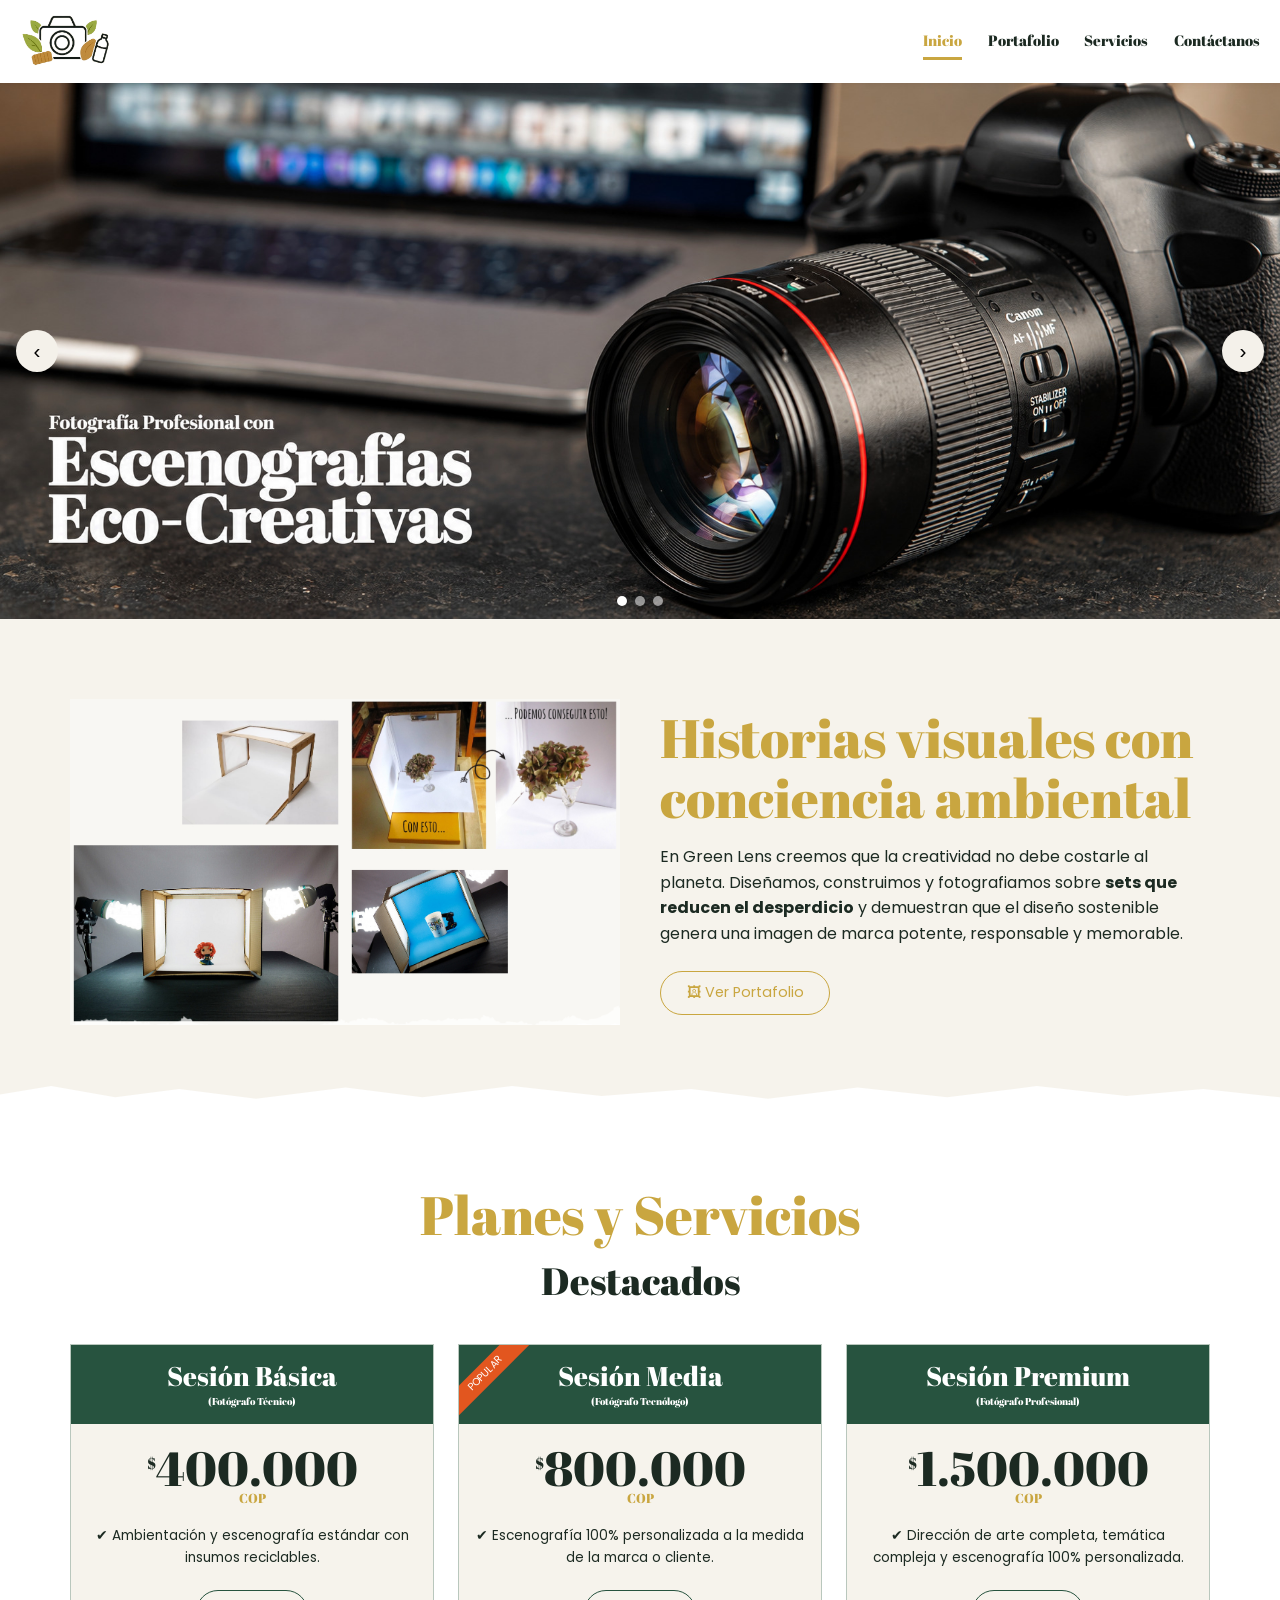
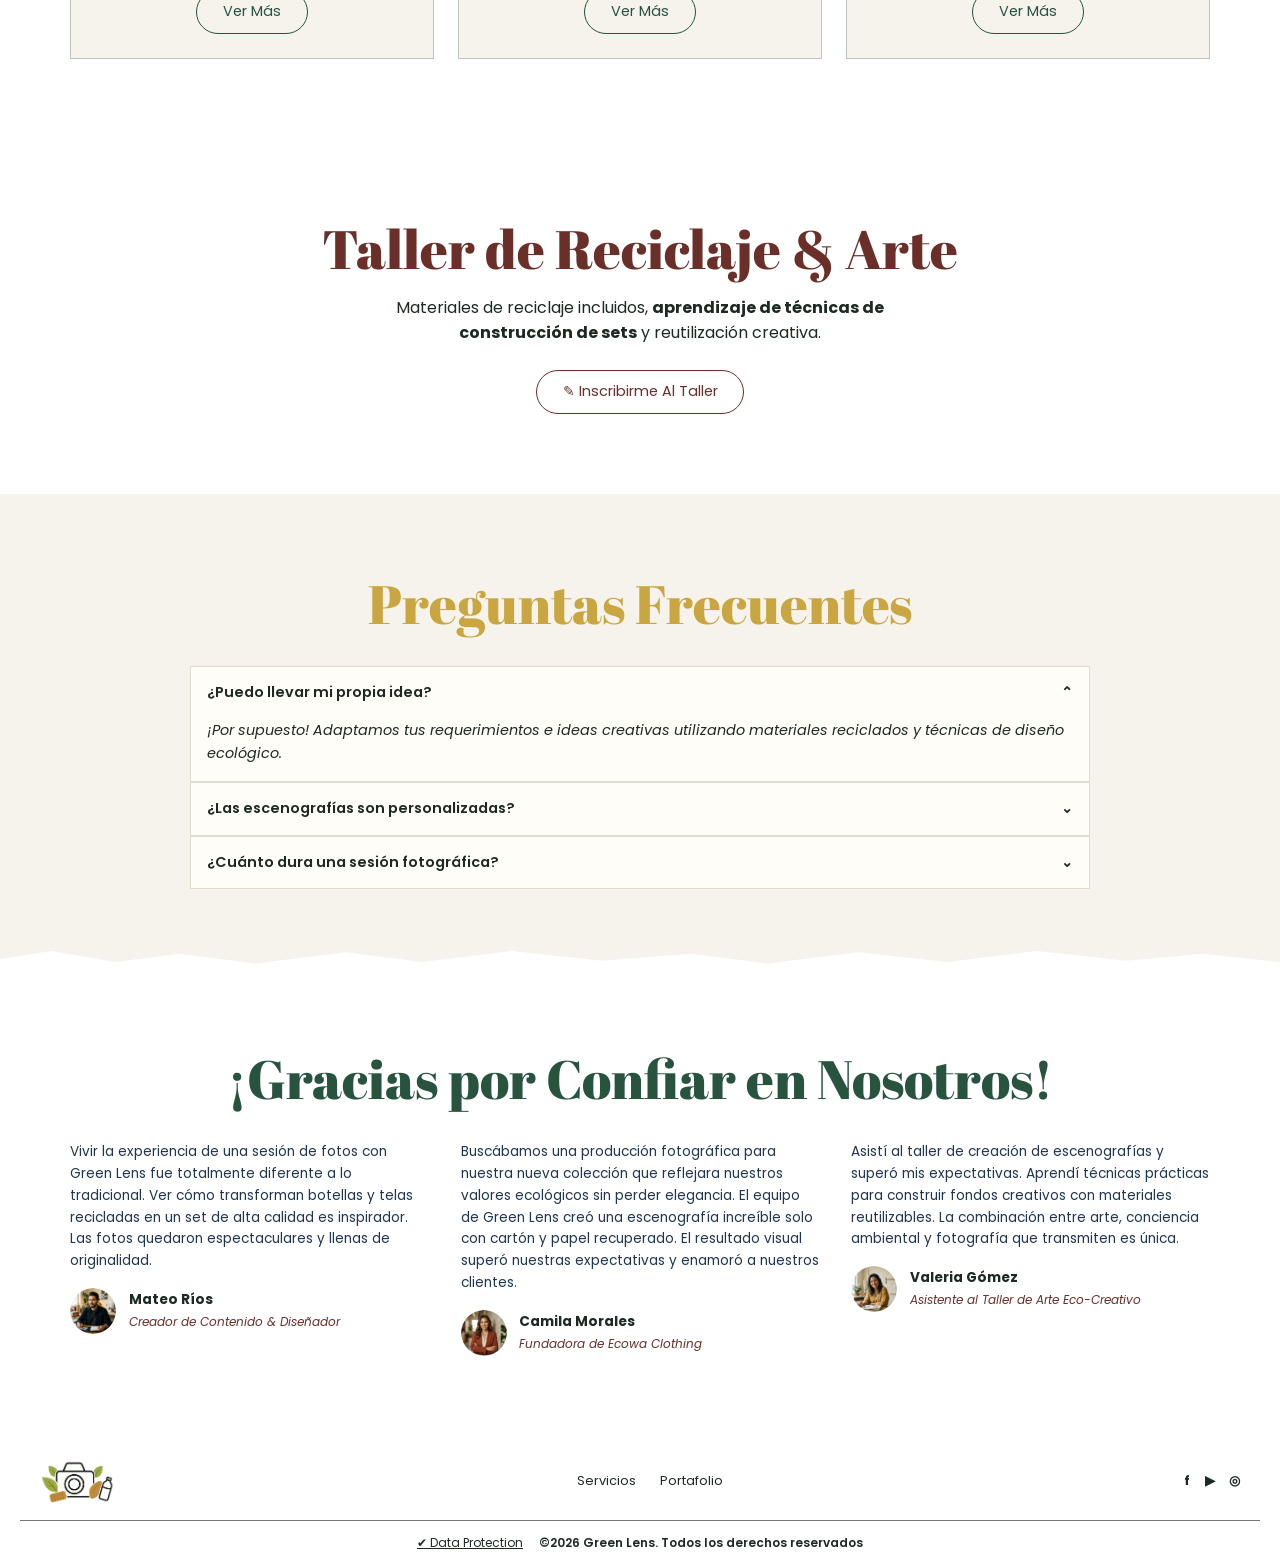
<file: index.html>
<!DOCTYPE html><html lang="es"><head><meta charset="utf-8"><meta name="viewport" content="width=device-width,initial-scale=1"><title>Inicio | Green Lens</title><meta name="description" content="Green Lens: fotografía profesional con escenografías eco-creativas hechas con materiales reciclados. Bogotá, Colombia."><link rel="icon" href="img/logo.png"><link rel="preconnect" href="https://fonts.googleapis.com"><link rel="preconnect" href="https://fonts.gstatic.com" crossorigin><link href="https://fonts.googleapis.com/css2?family=Abril+Fatface&family=Poppins:ital,wght@0,400;0,600;1,400&display=swap" rel="stylesheet"><link rel="stylesheet" href="style.css"></head><body>
<header><div class="nav"><a href="index.html"><img src="img/logo.png" alt="Green Lens"></a><button class="burger" aria-label="Menú" aria-expanded="false">☰</button><ul><li><a href="index.html" class=on>Inicio</a></li><li><a href="portafolio.html">Portafolio</a></li><li><a href="servicios.html">Servicios</a></li><li><a href="contacto.html">Contáctanos</a></li></ul></div></header>
<div class="hero"><div class="slides"><img src="img/banner-1.jpg" alt="Fotografía profesional con escenografías eco-creativas"><img src="img/banner-2.jpg" alt="Material 100% reciclable y reutilizable" loading=lazy><img src="img/banner-3.jpg" alt="Transformamos materiales reciclables en conceptos visuales únicos" loading=lazy></div><button class="arr l" aria-label="Anterior">‹</button><button class="arr r" aria-label="Siguiente">›</button><div class="dots"></div></div><section class="cream torn"><div class="wrap split"><img src="img/historias.jpg" alt="Sets de fotografía construidos con cartón y materiales reciclados"><div><h2 class="gold">Historias visuales con conciencia ambiental</h2><p>En Green Lens creemos que la creatividad no debe costarle al planeta. Diseñamos, construimos y fotografiamos sobre <b>sets que reducen el desperdicio</b> y demuestran que el diseño sostenible genera una imagen de marca potente, responsable y memorable.</p><a class="btn" href="portafolio.html">🖼 Ver Portafolio</a></div></div></section><section><div class="wrap"><h2><span class="gold">Planes y Servicios</span><br><span style="font-size:.7em">Destacados</span></h2><div class="plans"><article class="plan"><h3>Sesión Básica<small>(Fotógrafo Técnico)</small></h3><div class="body"><div class="price"><sup style="font-size:1rem">$</sup>400.000<small>COP</small></div><ul style="width:100%"><li>✔ Ambientación y escenografía estándar con insumos reciclables.</li></ul><a class="btn g" href="servicios.html">Ver Más</a></div></article><article class="plan"><span class=tag>POPULAR</span><h3>Sesión Media<small>(Fotógrafo Tecnólogo)</small></h3><div class="body"><div class="price"><sup style="font-size:1rem">$</sup>800.000<small>COP</small></div><ul style="width:100%"><li>✔ Escenografía 100% personalizada a la medida de la marca o cliente.</li></ul><a class="btn g" href="servicios.html">Ver Más</a></div></article><article class="plan"><h3>Sesión Premium<small>(Fotógrafo Profesional)</small></h3><div class="body"><div class="price"><sup style="font-size:1rem">$</sup>1.500.000<small>COP</small></div><ul style="width:100%"><li>✔ Dirección de arte completa, temática compleja y escenografía 100% personalizada.</li></ul><a class="btn g" href="servicios.html">Ver Más</a></div></article></div></div></section><section class="taller"><div class="wrap"><h2>Taller de Reciclaje &amp; Arte</h2><p>Materiales de reciclaje incluidos, <b>aprendizaje de técnicas de construcción de sets</b> y reutilización creativa.</p><a class="btn b" href="contacto.html">✎ Inscribirme Al Taller</a></div></section><section class="cream torn"><div class="wrap"><h2 class="gold">Preguntas Frecuentes</h2><div class="faq"><details open><summary>¿Puedo llevar mi propia idea?</summary><p>¡Por supuesto! Adaptamos tus requerimientos e ideas creativas utilizando materiales reciclados y técnicas de diseño ecológico.</p></details><details><summary>¿Las escenografías son personalizadas?</summary><p>Sí, cada concepto visual se diseña a la medida de tu proyecto o marca, garantizando exclusividad y sostenibilidad.</p></details><details><summary>¿Cuánto dura una sesión fotográfica?</summary><p>La duración varía según el plan contratado: va desde 2 horas en el plan básico hasta más de 6 horas en el plan Premium.</p></details></div></div></section><section class="testi"><div class="wrap"><h2>¡Gracias por Confiar en Nosotros!</h2><div class="tgrid"><blockquote><p>Vivir la experiencia de una sesión de fotos con Green Lens fue totalmente diferente a lo tradicional. Ver cómo transforman botellas y telas recicladas en un set de alta calidad es inspirador. Las fotos quedaron espectaculares y llenas de originalidad.</p><div class="who"><img src="img/av1.jpg" alt="Mateo Ríos" loading="lazy"><div><b>Mateo Ríos</b><i>Creador de Contenido &amp; Diseñador</i></div></div></blockquote><blockquote><p>Buscábamos una producción fotográfica para nuestra nueva colección que reflejara nuestros valores ecológicos sin perder elegancia. El equipo de Green Lens creó una escenografía increíble solo con cartón y papel recuperado. El resultado visual superó nuestras expectativas y enamoró a nuestros clientes.</p><div class="who"><img src="img/av2.jpg" alt="Camila Morales" loading="lazy"><div><b>Camila Morales</b><i>Fundadora de Ecowa Clothing</i></div></div></blockquote><blockquote><p>Asistí al taller de creación de escenografías y superó mis expectativas. Aprendí técnicas prácticas para construir fondos creativos con materiales reutilizables. La combinación entre arte, conciencia ambiental y fotografía que transmiten es única.</p><div class="who"><img src="img/av3.jpg" alt="Valeria Gómez" loading="lazy"><div><b>Valeria Gómez</b><i>Asistente al Taller de Arte Eco-Creativo</i></div></div></blockquote></div></div></section><footer><div class="frow"><img src="img/logo.png" alt="Green Lens"><nav><a href="servicios.html">Servicios</a><a href="portafolio.html">Portafolio</a></nav><div class="soc"><a href="#" aria-label="Facebook">f</a><a href="#" aria-label="YouTube">▶</a><a href="#" aria-label="Instagram">◎</a></div></div><div class="copy"><a href="#">✔ Data Protection</a>©2026 Green Lens. Todos los derechos reservados</div></footer><script src="script.js"></script></body></html>
</file>
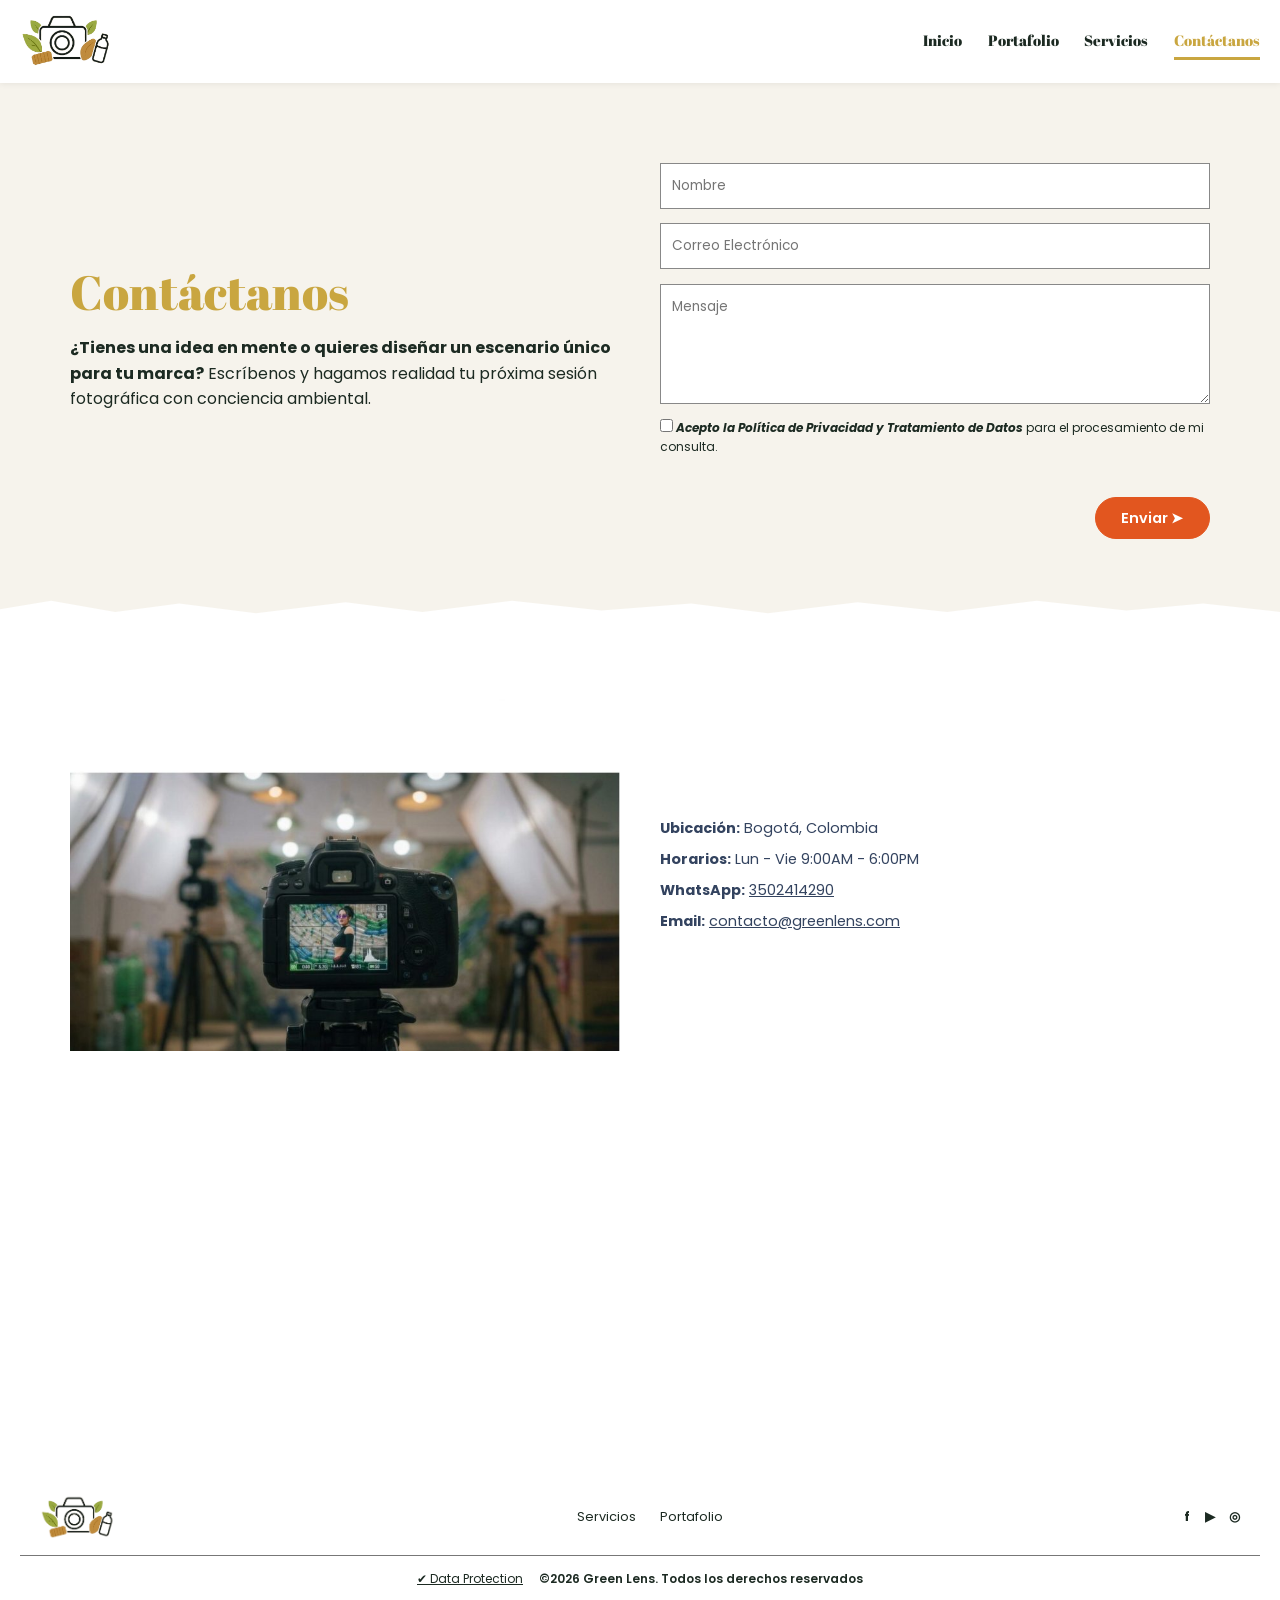
<file: contacto.html>
<!DOCTYPE html><html lang="es"><head><meta charset="utf-8"><meta name="viewport" content="width=device-width,initial-scale=1"><title>Contáctanos | Green Lens</title><meta name="description" content="Green Lens: fotografía profesional con escenografías eco-creativas hechas con materiales reciclados. Bogotá, Colombia."><link rel="icon" href="img/logo.png"><link rel="preconnect" href="https://fonts.googleapis.com"><link rel="preconnect" href="https://fonts.gstatic.com" crossorigin><link href="https://fonts.googleapis.com/css2?family=Abril+Fatface&family=Poppins:ital,wght@0,400;0,600;1,400&display=swap" rel="stylesheet"><link rel="stylesheet" href="style.css"></head><body>
<header><div class="nav"><a href="index.html"><img src="img/logo.png" alt="Green Lens"></a><button class="burger" aria-label="Menú" aria-expanded="false">☰</button><ul><li><a href="index.html">Inicio</a></li><li><a href="portafolio.html">Portafolio</a></li><li><a href="servicios.html">Servicios</a></li><li><a href="contacto.html" class=on>Contáctanos</a></li></ul></div></header>
<section class="cream torn" style="padding-bottom:5rem"><div class="wrap split"><div><h2 class="gold" style="font-size:clamp(2.2rem,5vw,3rem)">Contáctanos</h2><p><b>¿Tienes una idea en mente o quieres diseñar un escenario único para tu marca?</b> Escríbenos y hagamos realidad tu próxima sesión fotográfica con conciencia ambiental.</p></div><form class="cform" id="cform" novalidate><input name="nombre" placeholder="Nombre" aria-label="Nombre"><input name="correo" type="email" placeholder="Correo Electrónico" aria-label="Correo"><textarea name="mensaje" placeholder="Mensaje" aria-label="Mensaje"></textarea><label><input type="checkbox" name="acepto" style="width:auto"> <b><i>Acepto la Política de Privacidad y Tratamiento de Datos</i></b> para el procesamiento de mi consulta.</label><span class="err" role="alert"></span><button class="btn o" type="submit">Enviar ➤</button></form></div></section><section><div class="wrap split"><img src="img/estudio.jpg" alt="Estudio fotográfico Green Lens" style="width:100%"><div class="info"><p><b>Ubicación:</b> Bogotá, Colombia</p><p><b>Horarios:</b> Lun - Vie 9:00AM - 6:00PM</p><p><b>WhatsApp:</b> <a href="https://wa.me/573502414290">3502414290</a></p><p><b>Email:</b> <a href="mailto:contacto@greenlens.com">contacto@greenlens.com</a></p></div></div></section><iframe class="map" title="Mapa de Bogotá" loading="lazy" src="https://www.google.com/maps?q=Bogot%C3%A1,Colombia&output=embed"></iframe><footer><div class="frow"><img src="img/logo.png" alt="Green Lens"><nav><a href="servicios.html">Servicios</a><a href="portafolio.html">Portafolio</a></nav><div class="soc"><a href="#" aria-label="Facebook">f</a><a href="#" aria-label="YouTube">▶</a><a href="#" aria-label="Instagram">◎</a></div></div><div class="copy"><a href="#">✔ Data Protection</a>©2026 Green Lens. Todos los derechos reservados</div></footer><script src="script.js"></script></body></html>
</file>
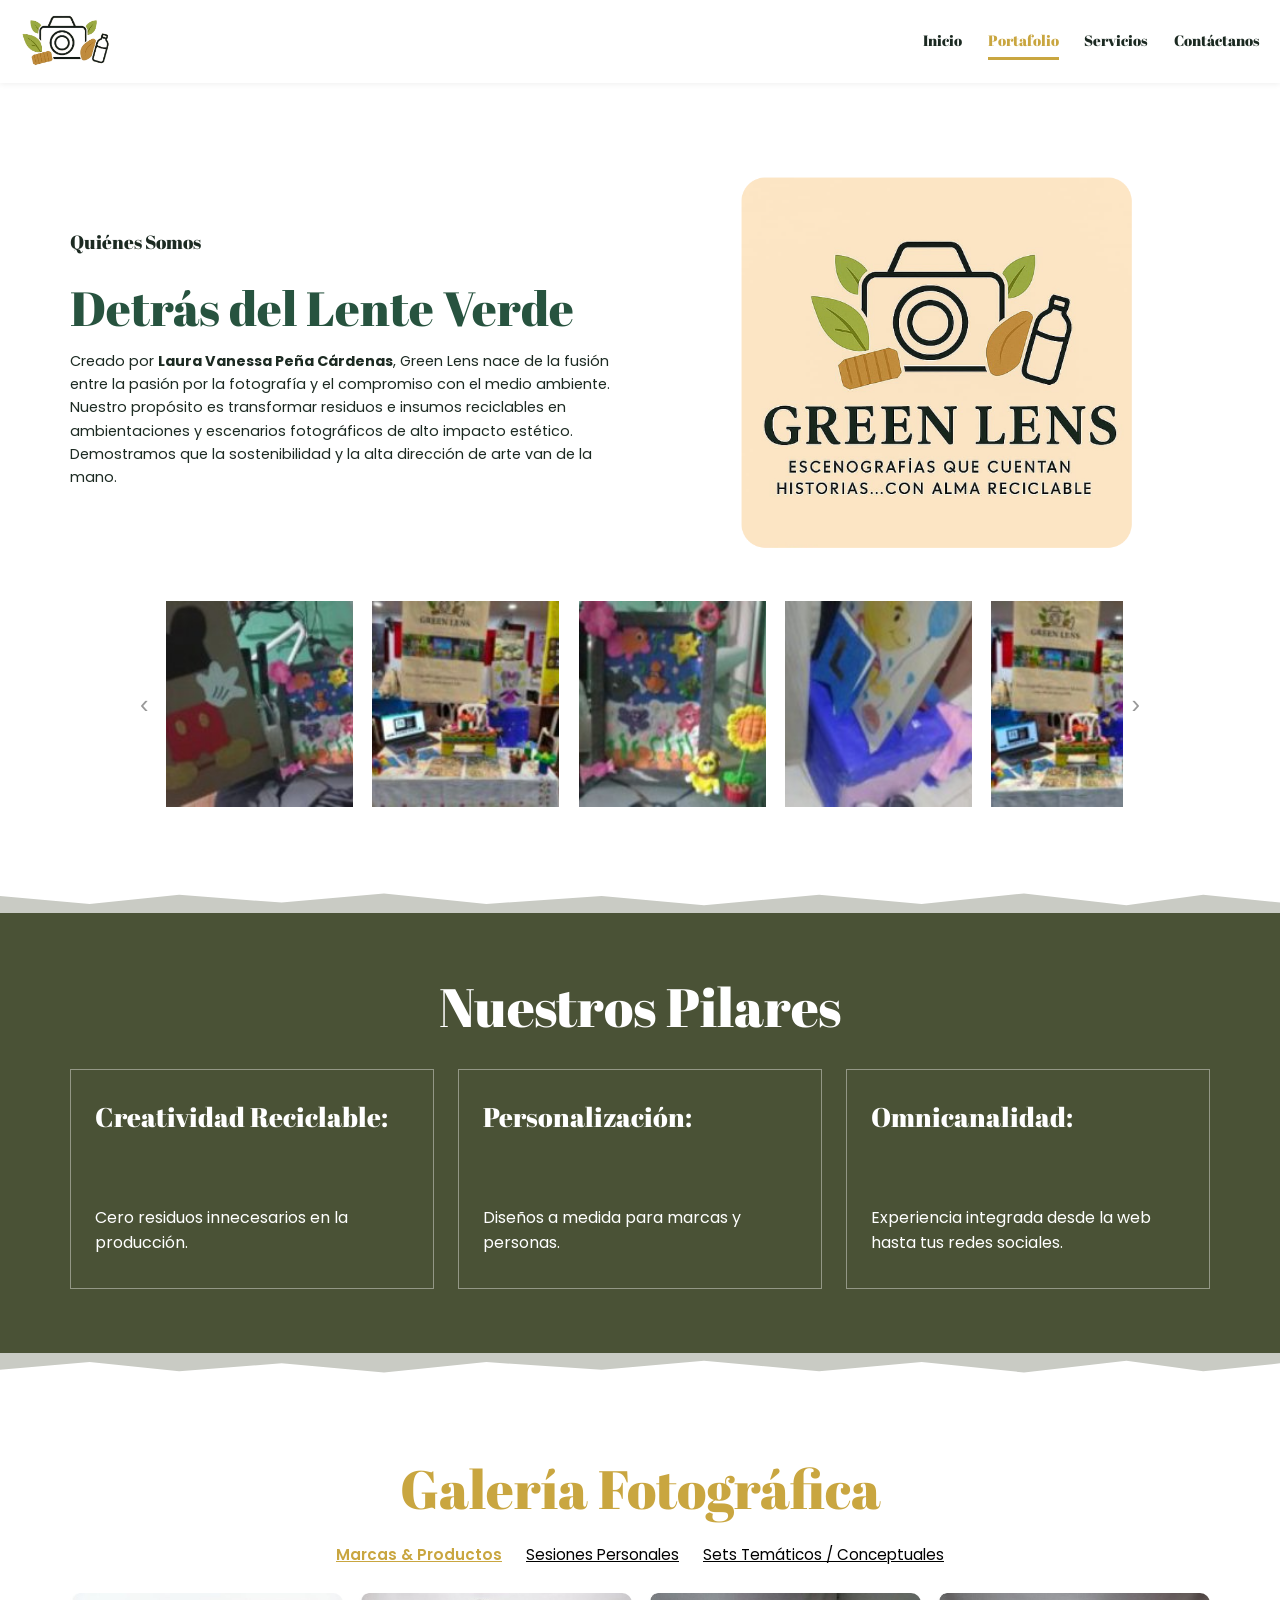
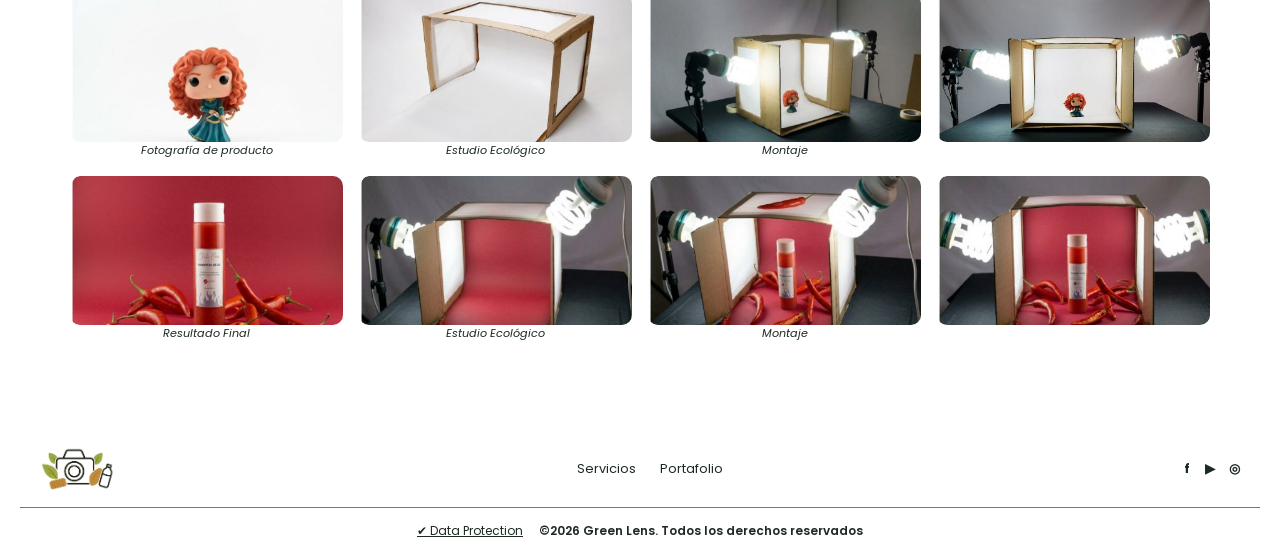
<file: portafolio.html>
<!DOCTYPE html><html lang="es"><head><meta charset="utf-8"><meta name="viewport" content="width=device-width,initial-scale=1"><title>Portafolio | Green Lens</title><meta name="description" content="Green Lens: fotografía profesional con escenografías eco-creativas hechas con materiales reciclados. Bogotá, Colombia."><link rel="icon" href="img/logo.png"><link rel="preconnect" href="https://fonts.googleapis.com"><link rel="preconnect" href="https://fonts.gstatic.com" crossorigin><link href="https://fonts.googleapis.com/css2?family=Abril+Fatface&family=Poppins:ital,wght@0,400;0,600;1,400&display=swap" rel="stylesheet"><link rel="stylesheet" href="style.css"></head><body>
<header><div class="nav"><a href="index.html"><img src="img/logo.png" alt="Green Lens"></a><button class="burger" aria-label="Menú" aria-expanded="false">☰</button><ul><li><a href="index.html">Inicio</a></li><li><a href="portafolio.html" class=on>Portafolio</a></li><li><a href="servicios.html">Servicios</a></li><li><a href="contacto.html">Contáctanos</a></li></ul></div></header>
<section class="about"><div class="wrap split"><div><p class="eyebrow">Quiénes Somos</p><h1>Detrás del Lente Verde</h1><p style="font-size:.9rem">Creado por <b>Laura Vanessa Peña Cárdenas</b>, Green Lens nace de la fusión entre la pasión por la fotografía y el compromiso con el medio ambiente. Nuestro propósito es transformar residuos e insumos reciclables en ambientaciones y escenarios fotográficos de alto impacto estético. Demostramos que la sostenibilidad y la alta dirección de arte van de la mano.</p></div><img class="logocard" src="img/logo-card.png" alt="Green Lens: escenografías que cuentan historias con alma reciclable"></div><div class="thumbs"><button class="pv" aria-label="Anterior">‹</button><div class="tv"><div class="tt"><img src="img/th1.jpg" alt="Escenografía reciclada 1" loading="lazy"><img src="img/th2.jpg" alt="Escenografía reciclada 2" loading="lazy"><img src="img/th3.jpg" alt="Escenografía reciclada 3" loading="lazy"><img src="img/th4.jpg" alt="Escenografía reciclada 4" loading="lazy"><img src="img/th5.jpg" alt="Escenografía reciclada 5" loading="lazy"></div></div><button class="nx" aria-label="Siguiente">›</button></div></section><div class="edge t" style="background:#c9cbc4"></div><section class="pillars"><div class="wrap"><h2>Nuestros Pilares</h2><div class="pgrid"><div><h3>Creatividad Reciclable:</h3><p>Cero residuos innecesarios en la producción.</p></div><div><h3>Personalización:</h3><p>Diseños a medida para marcas y personas.</p></div><div><h3>Omnicanalidad:</h3><p>Experiencia integrada desde la web hasta tus redes sociales.</p></div></div></div></section><div class="edge" style="background:#c9cbc4"></div><section><div class="wrap"><h2 class="gold">Galería Fotográfica</h2><div class="tabs"><button class="on">Marcas &amp; Productos</button><button>Sesiones Personales</button><button>Sets Temáticos / Conceptuales</button></div><div class="gal on"><figure><img src="img/t1-1.jpg" alt="Fotografía de producto" loading="lazy"><figcaption>Fotografía de producto</figcaption></figure><figure><img src="img/t1-2.jpg" alt="Estudio Ecológico" loading="lazy"><figcaption>Estudio Ecológico</figcaption></figure><figure><img src="img/t1-3.jpg" alt="Montaje" loading="lazy"><figcaption>Montaje</figcaption></figure><figure><img src="img/t1-4.jpg" alt="Galería Green Lens" loading="lazy"></figure><figure><img src="img/t1-5.jpg" alt="Resultado Final" loading="lazy"><figcaption>Resultado Final</figcaption></figure><figure><img src="img/t1-6.jpg" alt="Estudio Ecológico" loading="lazy"><figcaption>Estudio Ecológico</figcaption></figure><figure><img src="img/t1-7.jpg" alt="Montaje" loading="lazy"><figcaption>Montaje</figcaption></figure><figure><img src="img/t1-8.jpg" alt="Galería Green Lens" loading="lazy"></figure></div><div class="gal"><figure><img src="img/t2-1.jpg" alt="Estudio Ecológico" loading="lazy"><figcaption>Estudio Ecológico</figcaption></figure><figure><img src="img/t2-2.jpg" alt="Galería Green Lens" loading="lazy"></figure><figure><img src="img/t2-3.jpg" alt="Galería Green Lens" loading="lazy"></figure><figure><img src="img/t2-4.jpg" alt="Galería Green Lens" loading="lazy"></figure><figure><img src="img/t2-5.jpg" alt="Galería Green Lens" loading="lazy"></figure><figure><img src="img/t2-6.jpg" alt="Galería Green Lens" loading="lazy"></figure><figure><img src="img/t2-7.jpg" alt="Galería Green Lens" loading="lazy"></figure><figure><img src="img/t2-8.jpg" alt="Galería Green Lens" loading="lazy"></figure></div><div class="gal c3"><figure><img src="img/t3-1.jpg" alt="Galería Green Lens" loading="lazy"></figure><figure><img src="img/t3-2.jpg" alt="Galería Green Lens" loading="lazy"></figure><figure><img src="img/t3-3.jpg" alt="Galería Green Lens" loading="lazy"></figure><figure><img src="img/t3-4.jpg" alt="Galería Green Lens" loading="lazy"></figure><figure><img src="img/t3-5.jpg" alt="Galería Green Lens" loading="lazy"></figure></div></div></section><footer><div class="frow"><img src="img/logo.png" alt="Green Lens"><nav><a href="servicios.html">Servicios</a><a href="portafolio.html">Portafolio</a></nav><div class="soc"><a href="#" aria-label="Facebook">f</a><a href="#" aria-label="YouTube">▶</a><a href="#" aria-label="Instagram">◎</a></div></div><div class="copy"><a href="#">✔ Data Protection</a>©2026 Green Lens. Todos los derechos reservados</div></footer><script src="script.js"></script></body></html>
</file>
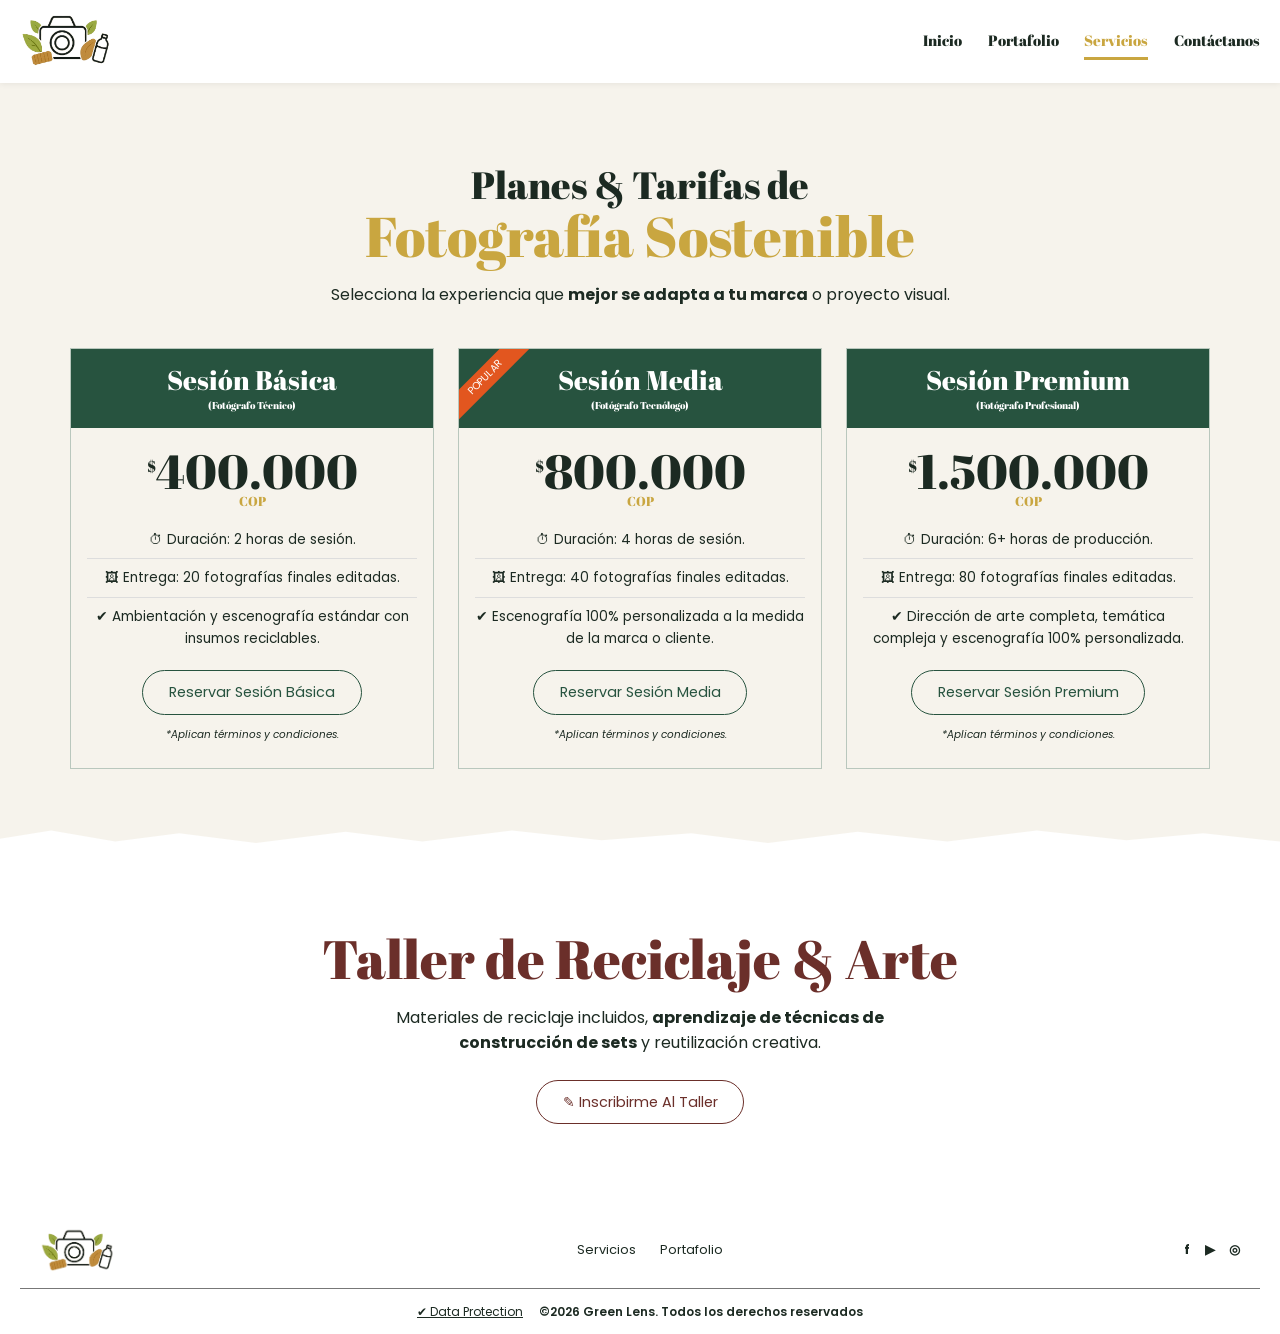
<file: servicios.html>
<!DOCTYPE html><html lang="es"><head><meta charset="utf-8"><meta name="viewport" content="width=device-width,initial-scale=1"><title>Servicios | Green Lens</title><meta name="description" content="Green Lens: fotografía profesional con escenografías eco-creativas hechas con materiales reciclados. Bogotá, Colombia."><link rel="icon" href="img/logo.png"><link rel="preconnect" href="https://fonts.googleapis.com"><link rel="preconnect" href="https://fonts.gstatic.com" crossorigin><link href="https://fonts.googleapis.com/css2?family=Abril+Fatface&family=Poppins:ital,wght@0,400;0,600;1,400&display=swap" rel="stylesheet"><link rel="stylesheet" href="style.css"></head><body>
<header><div class="nav"><a href="index.html"><img src="img/logo.png" alt="Green Lens"></a><button class="burger" aria-label="Menú" aria-expanded="false">☰</button><ul><li><a href="index.html">Inicio</a></li><li><a href="portafolio.html">Portafolio</a></li><li><a href="servicios.html" class=on>Servicios</a></li><li><a href="contacto.html">Contáctanos</a></li></ul></div></header>
<section class="cream torn"><div class="wrap"><h2 style="font-size:clamp(1.6rem,4vw,2.4rem)">Planes &amp; Tarifas de<br><span class="gold" style="font-size:1.45em">Fotografía Sostenible</span></h2><p style="text-align:center;margin-top:1rem">Selecciona la experiencia que <b>mejor se adapta a tu marca</b> o proyecto visual.</p><div class="plans"><article class="plan"><h3>Sesión Básica<small>(Fotógrafo Técnico)</small></h3><div class="body"><div class="price"><sup style="font-size:1rem">$</sup>400.000<small>COP</small></div><ul style="width:100%"><li>⏱ Duración: 2 horas de sesión.</li><li>🖼 Entrega: 20 fotografías finales editadas.</li><li>✔ Ambientación y escenografía estándar con insumos reciclables.</li></ul><a class="btn g" href="contacto.html">Reservar Sesión Básica</a><span class="note">*Aplican términos y condiciones.</span></div></article><article class="plan"><span class=tag>POPULAR</span><h3>Sesión Media<small>(Fotógrafo Tecnólogo)</small></h3><div class="body"><div class="price"><sup style="font-size:1rem">$</sup>800.000<small>COP</small></div><ul style="width:100%"><li>⏱ Duración: 4 horas de sesión.</li><li>🖼 Entrega: 40 fotografías finales editadas.</li><li>✔ Escenografía 100% personalizada a la medida de la marca o cliente.</li></ul><a class="btn g" href="contacto.html">Reservar Sesión Media</a><span class="note">*Aplican términos y condiciones.</span></div></article><article class="plan"><h3>Sesión Premium<small>(Fotógrafo Profesional)</small></h3><div class="body"><div class="price"><sup style="font-size:1rem">$</sup>1.500.000<small>COP</small></div><ul style="width:100%"><li>⏱ Duración: 6+ horas de producción.</li><li>🖼 Entrega: 80 fotografías finales editadas.</li><li>✔ Dirección de arte completa, temática compleja y escenografía 100% personalizada.</li></ul><a class="btn g" href="contacto.html">Reservar Sesión Premium</a><span class="note">*Aplican términos y condiciones.</span></div></article></div></div></section><section class="taller"><div class="wrap"><h2>Taller de Reciclaje &amp; Arte</h2><p>Materiales de reciclaje incluidos, <b>aprendizaje de técnicas de construcción de sets</b> y reutilización creativa.</p><a class="btn b" href="contacto.html">✎ Inscribirme Al Taller</a></div></section><footer><div class="frow"><img src="img/logo.png" alt="Green Lens"><nav><a href="servicios.html">Servicios</a><a href="portafolio.html">Portafolio</a></nav><div class="soc"><a href="#" aria-label="Facebook">f</a><a href="#" aria-label="YouTube">▶</a><a href="#" aria-label="Instagram">◎</a></div></div><div class="copy"><a href="#">✔ Data Protection</a>©2026 Green Lens. Todos los derechos reservados</div></footer><script src="script.js"></script></body></html>
</file>
<file: style.css>
:root{--gold:#c9a640;--green:#27533f;--olive:#4a5236;--brown:#6b2f2a;--orange:#e2561f;--cream:#f6f3ec;--ink:#1c2a22}
*{box-sizing:border-box;margin:0;padding:0}html{scroll-behavior:smooth}
body{font-family:'Poppins',sans-serif;color:var(--ink);line-height:1.6;background:#fff}
img{max-width:100%;display:block}a{color:inherit}
h1,h2,h3,.ab{font-family:'Abril Fatface',serif;font-weight:400;line-height:1.1}
h2{font-size:clamp(2rem,5vw,3.4rem);text-align:center}.gold{color:var(--gold)}
section{padding:clamp(2.5rem,7vw,5rem) 1.25rem}.wrap{max-width:1140px;margin:auto}
.torn{position:relative}.torn::after{content:"";position:absolute;left:0;right:0;bottom:-1px;height:28px;background:#fff;clip-path:polygon(0 60%,4% 30%,9% 70%,14% 40%,20% 75%,27% 35%,33% 70%,40% 30%,47% 65%,54% 40%,60% 75%,67% 35%,74% 70%,81% 30%,88% 65%,94% 40%,100% 70%,100% 100%,0 100%)}
.cream{background:var(--cream)}
/* header */
header{position:sticky;top:0;z-index:50;background:#fff;box-shadow:0 1px 6px #0001}
.nav{display:flex;align-items:center;justify-content:space-between;max-width:1280px;margin:auto;padding:.4rem 1.25rem}
.nav img{height:54px}.nav ul{display:flex;gap:1.6rem;list-style:none}
.nav a{font-family:'Abril Fatface',serif;text-decoration:none;font-size:.95rem;padding:.4rem 0;border-bottom:3px solid transparent}
.nav a.on,.nav a:hover{color:var(--gold);border-color:var(--gold)}
.burger{display:none;background:none;border:0;font-size:1.8rem;cursor:pointer}
@media(max-width:760px){.burger{display:block}.nav ul{display:none;position:absolute;top:100%;left:0;right:0;background:#fff;flex-direction:column;gap:0;padding:.5rem 1.25rem 1rem;box-shadow:0 6px 8px #0002}.nav ul.open{display:flex}.nav li a{display:block;padding:.7rem 0}}
/* carousel */
.hero{position:relative;overflow:hidden;background:#222}
.slides{display:flex;transition:transform .6s ease}.slides img{width:100%;flex:0 0 100%;aspect-ratio:1600/670;object-fit:cover}
@media(max-width:600px){.slides img{aspect-ratio:4/3}}
.arr{position:absolute;top:50%;transform:translateY(-50%);width:42px;height:42px;border-radius:50%;border:0;background:#f4f1ea;cursor:pointer;font-size:1.3rem;z-index:2}
.arr.l{left:1rem}.arr.r{right:1rem}
.dots{position:absolute;bottom:.8rem;left:0;right:0;display:flex;justify-content:center;gap:.5rem}
.dots button{width:10px;height:10px;border-radius:50%;border:0;background:#fff8;cursor:pointer}.dots .on{background:#fff}
/* split */
.split{display:grid;grid-template-columns:1fr 1fr;gap:2.5rem;align-items:center}
.split h2{text-align:left}.split p{margin:1rem 0 1.5rem}
@media(max-width:800px){.split{grid-template-columns:1fr}}
.btn{display:inline-block;border:1px solid var(--gold);color:var(--gold);border-radius:30px;padding:.6rem 1.6rem;text-decoration:none;font-size:.9rem;background:none;cursor:pointer;font-family:inherit}
.btn:hover{background:var(--gold);color:#fff}.btn.g{border-color:var(--green);color:var(--green)}.btn.g:hover{background:var(--green);color:#fff}
.btn.b{border-color:var(--brown);color:var(--brown)}.btn.b:hover{background:var(--brown);color:#fff}
.btn.o{background:var(--orange);border-color:var(--orange);color:#fff;font-weight:600}
/* plans */
.plans{display:grid;grid-template-columns:repeat(auto-fit,minmax(260px,1fr));gap:1.5rem;margin-top:2.5rem}
.plan{background:var(--cream);border:1px solid #b9c7bd;text-align:center;position:relative;overflow:hidden}
.plan h3{background:var(--green);color:#fff;font-size:1.7rem;padding:1rem .5rem}.plan h3 small{display:block;font:.65rem 'Abril Fatface';margin-top:.2rem}
.plan .body{padding:1.2rem 1rem 1.5rem;display:flex;flex-direction:column;align-items:center;gap:.8rem;font-size:.85rem}
.price{font-family:'Abril Fatface';font-size:3rem;line-height:1}.price small{display:block;color:var(--gold);font-size:.8rem}
.plan li{list-style:none;padding:.5rem 0;border-top:1px solid #ddd;width:100%}.plan li:first-child{border:0}
.tag{position:absolute;top:18px;left:-34px;background:var(--orange);color:#fff;font-size:.65rem;transform:rotate(-45deg);padding:.15rem 2.4rem}
.note{font-size:.65rem;font-style:italic}
.taller{text-align:center}.taller h2{color:var(--brown)}.taller p{max-width:520px;margin:1rem auto 1.5rem}
/* faq */
.faq{max-width:900px;margin:2rem auto 0}
.faq details{border:1px solid #e1dccd;background:#fffdf8}.faq summary{cursor:pointer;padding:.9rem 1rem;font-weight:600;font-size:.9rem;list-style:none;display:flex;justify-content:space-between}
.faq summary::after{content:"⌄"}.faq details[open] summary::after{content:"⌃"}.faq p{padding:0 1rem 1rem;font-size:.9rem;font-style:italic}
/* testimonials */
.testi h2{color:var(--green)}.tgrid{display:grid;grid-template-columns:repeat(auto-fit,minmax(250px,1fr));gap:2rem;margin-top:2rem;font-size:.85rem;color:#1f3550}
.who{display:flex;gap:.8rem;align-items:center;margin-top:1rem}.who img{width:46px;height:46px;border-radius:50%;object-fit:cover}.who b{display:block;color:var(--ink)}.who i{font-size:.75rem;color:var(--brown)}
/* about */
.about h1{font-size:clamp(2rem,5vw,3rem);color:var(--green)}.about .eyebrow{font-family:'Abril Fatface';font-size:1.2rem}
.thumbs{max-width:1000px;margin:2.5rem auto 0;display:flex;align-items:center;gap:.5rem}
.tv{overflow:hidden;flex:1}.tt{display:flex;transition:transform .4s}.tt img{flex:0 0 20%;padding:0 .6rem;aspect-ratio:1;object-fit:cover}
@media(max-width:700px){.tt img{flex-basis:50%}}
.thumbs button{background:none;border:0;font-size:1.6rem;cursor:pointer;color:#999}
.pillars{background:var(--olive);color:#fff;padding-block:4rem}.pillars .torn{}
.pgrid{display:grid;grid-template-columns:repeat(auto-fit,minmax(240px,1fr));gap:1.5rem;margin-top:2rem}
.pgrid div{border:1px solid #fff6;padding:2rem 1.5rem;min-height:220px;display:flex;flex-direction:column;justify-content:space-between}.pgrid h3{font-size:1.7rem}
.edge{height:26px;background:var(--olive);clip-path:polygon(0 0,100% 0,100% 40%,94% 70%,88% 30%,80% 75%,72% 35%,64% 70%,55% 30%,47% 65%,38% 35%,30% 75%,22% 40%,14% 70%,7% 35%,0 65%)}
.edge.t{transform:scaleY(-1)}
.tabs{display:flex;flex-wrap:wrap;justify-content:center;gap:1.5rem;margin:1.5rem 0}.tabs button{background:none;border:0;border-bottom:2px solid transparent;font:inherit;font-size:.95rem;cursor:pointer;text-decoration:underline}.tabs .on{color:var(--gold);font-weight:600}
.gal{display:none;grid-template-columns:repeat(4,1fr);gap:1rem}.gal.on{display:grid}.gal.c3{grid-template-columns:repeat(3,1fr)}
.gal figure{font-size:.7rem;font-style:italic;text-align:center}.gal img{width:100%;border-radius:10px;object-fit:cover;aspect-ratio:436/238}.gal.c3 img{aspect-ratio:auto}
@media(max-width:900px){.gal,.gal.c3{grid-template-columns:repeat(2,1fr)}}@media(max-width:480px){.gal,.gal.c3{grid-template-columns:1fr}}
.logocard{border-radius:24px;max-width:430px;margin:auto}
/* contact */
.cform{display:grid;gap:.9rem}.cform input,.cform textarea{width:100%;padding:.7rem;border:1px solid #888;font:inherit;font-size:.85rem}.cform textarea{min-height:120px;resize:vertical}
.cform label{font-size:.75rem}.cform .btn{justify-self:end}.err{color:#b3261e;font-size:.75rem;min-height:1em}
.info p{margin:.5rem 0;color:#33435f;font-size:.9rem}.map{width:100%;height:340px;border:0;display:block}
footer{border-top:0;padding:1.5rem 1.25rem .8rem}.frow{max-width:1200px;margin:auto;display:flex;align-items:center;justify-content:space-between;flex-wrap:wrap;gap:1rem}
.frow img{height:44px}.frow nav{display:flex;gap:1.5rem;font-size:.8rem}.frow nav a{text-decoration:none}.soc{display:flex;gap:.9rem}.soc a{font-weight:700;text-decoration:none;font-size:.8rem}
.copy{border-top:1px solid #777;margin-top:1rem;padding-top:.8rem;text-align:center;font-size:.75rem;font-weight:600}.copy a{margin-right:1rem;font-weight:400}
@media(max-width:600px){.frow{justify-content:center}}
</file>
